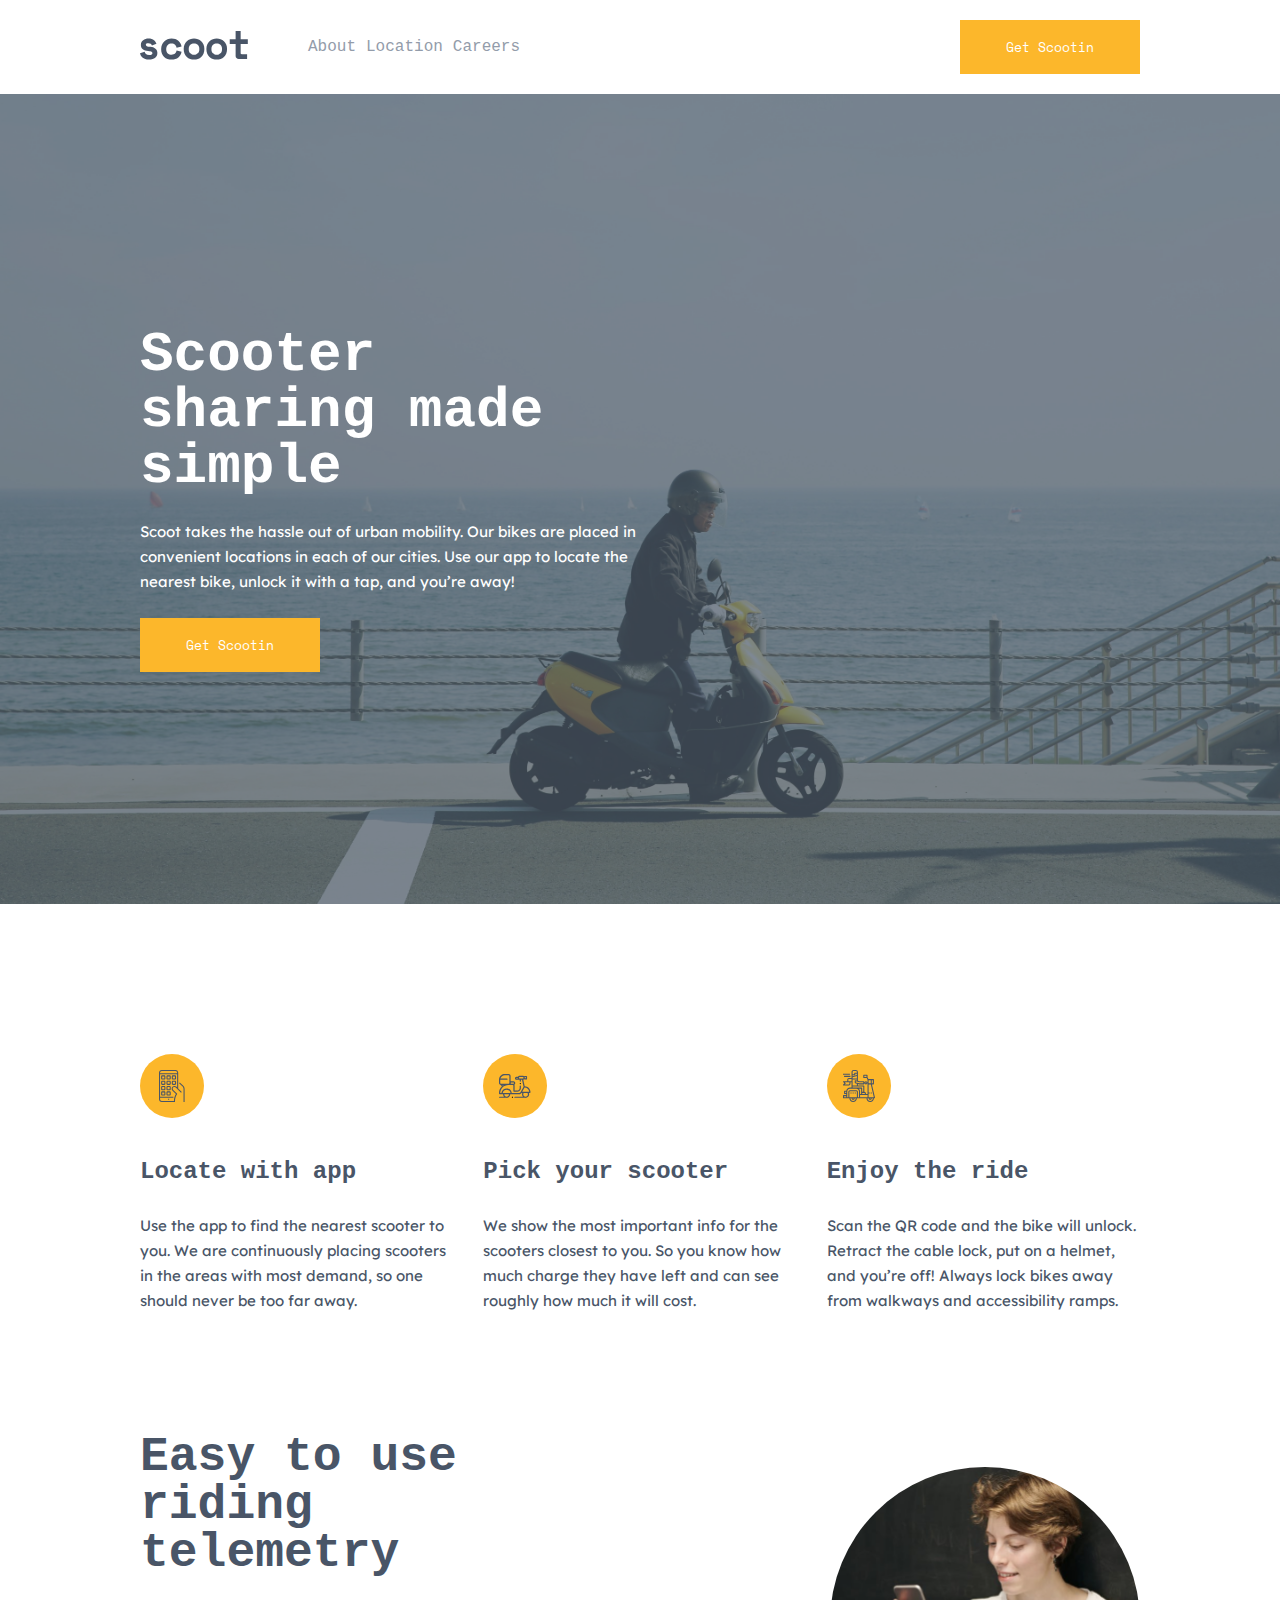
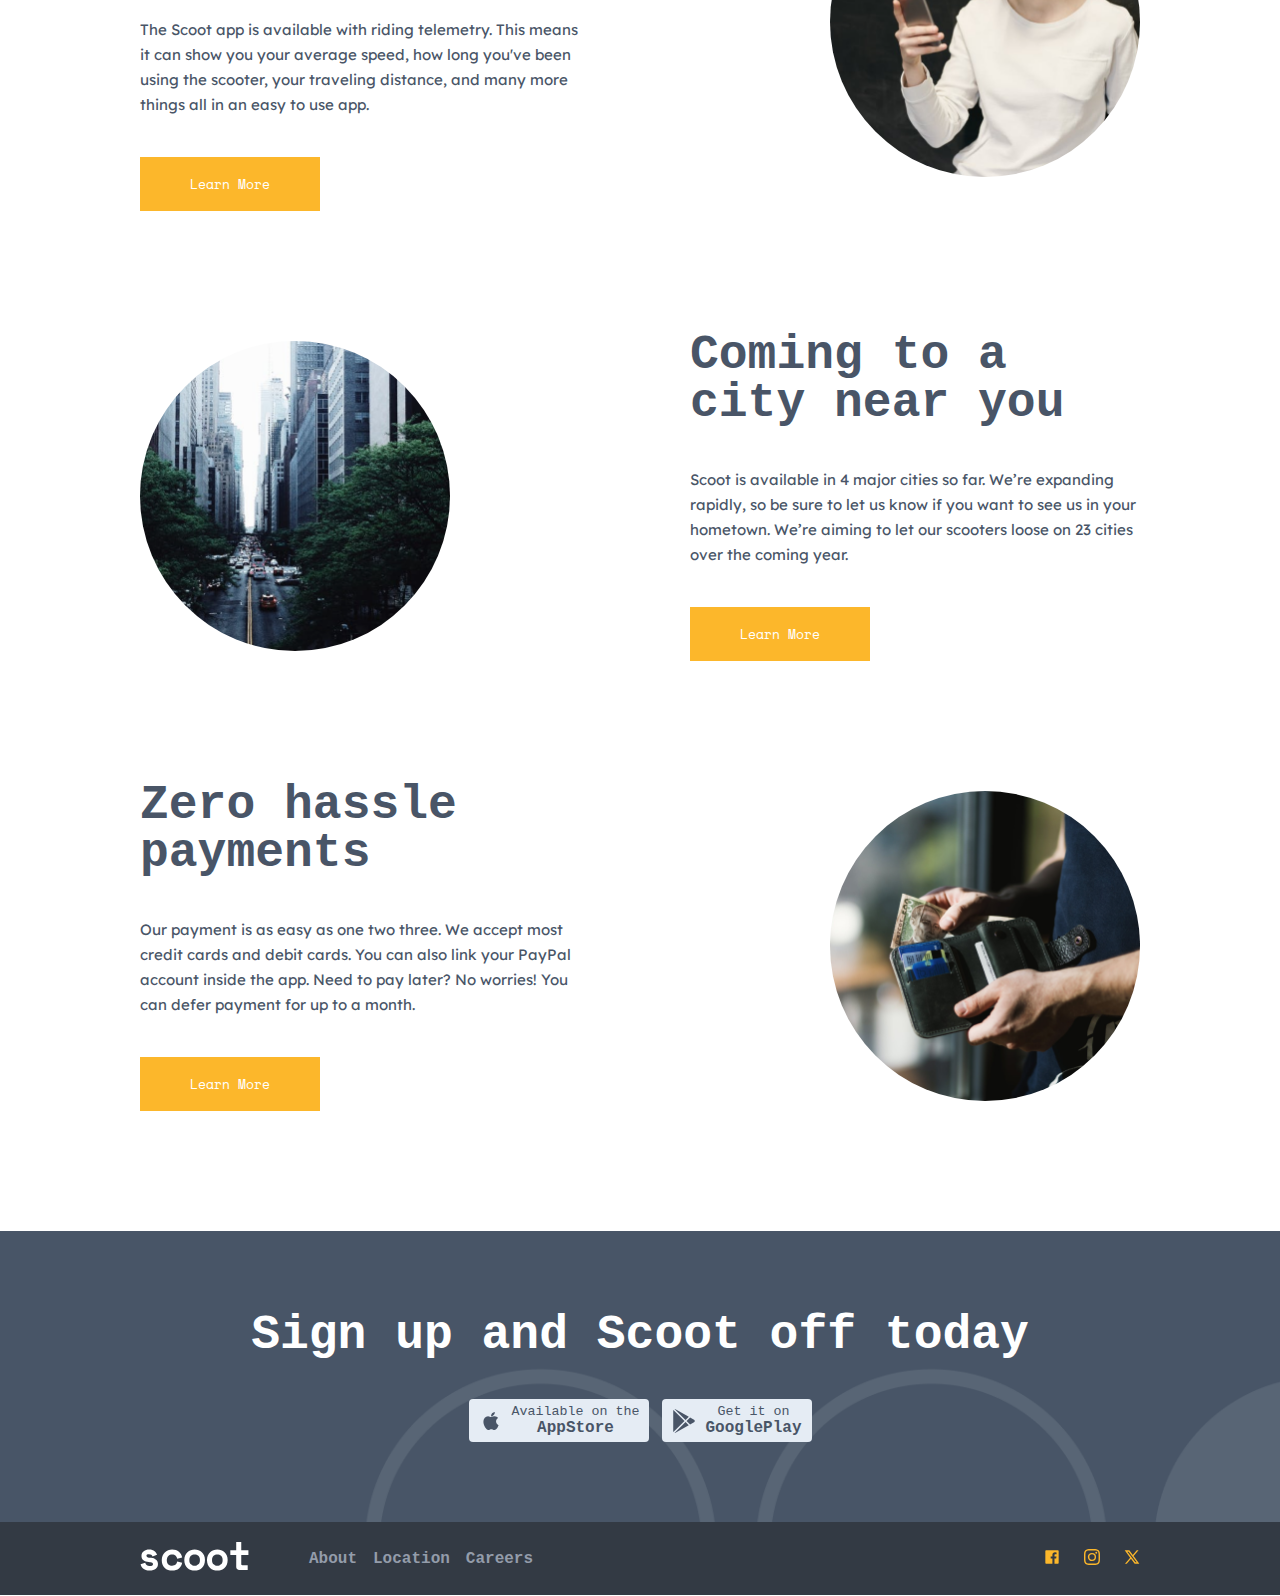
<file: index.html>
<!DOCTYPE html>
<html>

<head>
    <title> Scoot | Scooter sharing </title>
    <link rel="stylesheet" href="mystyle.css">
    <meta name="viewport" content="width=device-width, initial-scale=1.0">
</head>

<body>
    <header>
        <div class="header-wrapper">
            <button type="button" id="hamburger"><svg xmlns="http://www.w3.org/2000/svg" width="1.5em" height="1.5em"
                    viewBox="0 0 24 24">
                    <path fill="#fcb72b" d="M3 6h18v2H3zm0 5h18v2H3zm0 5h18v2H3z" />
                </svg>
            </button>
            <div class="navbar-logo-and-links">
                <div class="logo">
                    <a href="index.html" class="scoot-svg"><img src="/images/scoot.svg"></a>
                </div>
                <nav class="navbar">
                    <a href="about.html">About</a>
                    <a href="location.html">Location</a>
                    <a href="careers.html">Careers</a>
                </nav>
            </div>
            <button type="button" value="getscootin" id="headerCTA" class="cta-btn">Get Scootin</button>
        </div>
    </header>
    <section class="hero-page">
        <div class="overlay-hero-page">
            <div class="hero-page-wrapper">
                <div class="hero-page-col">
                    <h1>Scooter sharing made simple</h1>
                    <p>Scoot takes the hassle out of urban mobility. Our bikes are placed in convenient locations in
                        each of
                        our
                        cities. Use our app to locate the nearest bike, unlock it with a tap, and you’re away!</p>

                    <button type="button" value="getscootin" class="cta-btn hp">Get Scootin</button>
                </div>
            </div>
            <!-- <img class="arrow-element" src="/images/arrow.svg" alt=""></img> -->
        </div>
    </section>

    <section class="steps">
        <div class="steps-columns">
            <div class="steps-col">
                <span><img class="steps-section-svg" src="/images/step1.svg" alt="" /></span>
                <div class="steps-col-content">
                    <h4>Locate with app</h4>
                    <p>Use the app to find the nearest scooter to you. We are continuously placing scooters in the areas
                        with most demand, so one should never be too far away. </p>
                </div>
            </div>
            <div class="steps-col">
                <span><img class="steps-section-svg" src="/images/step2.svg" alt="" /></span>
                <div class="steps-col-content">
                    <h4>Pick your scooter</h4>
                    <p>We show the most important info for the scooters closest to you. So you know how much charge they
                        have left and can see roughly how much it will cost.</p>
                </div>
            </div>
            <div class="steps-col">
                <span><img class="steps-section-svg" src="/images/step3.svg" alt="" /></span>
                <div class="steps-col-content">
                    <h4>Enjoy the ride</h4>
                    <p>Scan the QR code and the bike will unlock. Retract the cable lock, put on a helmet, and you’re
                        off!
                        Always lock bikes away from walkways and accessibility ramps.</p>
                </div>
            </div>
        </div>
    </section>

    <section class="row-section">
        <div class="row-columns-image-to-right">
            <div class="row-col">
                <h2>Easy to use
                    riding telemetry</h2>
                <p>The Scoot app is available with riding telemetry. This means it can show you your average speed, how
                    long you've been using the scooter, your traveling distance, and many more things all in an easy to
                    use app.</p>
                <button type="button" value="learnmore" class="cta-btn">Learn More</button>
            </div>
            <img class="row-image" src="images/telemetry-img.png" />
        </div>
    </section>

    <section class="row-section">
        <div class="row-columns-image-to-left">
            <img class="row-image" src="images/city-img.png" />
            <div class="row-col">
                <h2>Coming to a city near you</h2>
                <p>Scoot is available in 4 major cities so far. We’re expanding rapidly, so be sure to let us know if
                    you want to see us in your hometown. We’re aiming to let our scooters loose on 23 cities over the
                    coming year.</p>
                <button type="button" value="learnmore" class="cta-btn">Learn More</button>
            </div>
        </div>
    </section>

    <section class="row-section">
        <div class="row-columns-image-to-right">
            <div class="row-col">
                <h2>Zero hassle payments</h2>
                <p>Our payment is as easy as one two three. We accept most credit cards and debit cards. You can also
                    link your PayPal account inside the app. Need to pay later? No worries! You can defer payment for up
                    to a month.</p>
                <button type="button" value="learnmore" class="cta-btn">Learn More</button>
            </div>
            <img class="row-image" src="images/payment-img.png" />
        </div>
    </section>

    <section class="sign-up-section">
        <h2>Sign up and Scoot off today</h2>
        <div class="sign-up-col">
            <div class="sign-up-option">
                <svg xmlns="http://www.w3.org/2000/svg" width="1.5em" height="1.5em" viewBox="0 0 24 24">
                    <path fill="#495567"
                        d="M17.05 20.28c-.98.95-2.05.8-3.08.35c-1.09-.46-2.09-.48-3.24 0c-1.44.62-2.2.44-3.06-.35C2.79 15.25 3.51 7.59 9.05 7.31c1.35.07 2.29.74 3.08.8c1.18-.24 2.31-.93 3.57-.84c1.51.12 2.65.72 3.4 1.8c-3.12 1.87-2.38 5.98.48 7.13c-.57 1.5-1.31 2.99-2.54 4.09zM12.03 7.25c-.15-2.23 1.66-4.07 3.74-4.25c.29 2.58-2.34 4.5-3.74 4.25" />
                </svg>
                <div class="sign-up-info">
                    <small>Available on the</small>
                    <strong>AppStore</strong>
                </div>
            </div>

            <div class="sign-up-option">
                <svg xmlns="http://www.w3.org/2000/svg" width="1.5em" height="1.5em" viewBox="0 0 24 24">
                    <path fill="#495567"
                        d="m22.018 13.298l-3.919 2.218l-3.515-3.493l3.543-3.521l3.891 2.202a1.49 1.49 0 0 1 0 2.594M1.337.924a1.5 1.5 0 0 0-.112.568v21.017c0 .217.045.419.124.6l11.155-11.087zm12.207 10.065l3.258-3.238L3.45.195a1.47 1.47 0 0 0-.946-.179zm0 2.067l-11 10.933c.298.036.612-.016.906-.183l13.324-7.54z" />
                </svg>
                <div class="sign-up-info">
                    <small>Get it on</small>
                    <strong>GooglePlay</strong>
                </div>
            </div>
        </div>
    </section>
    <footer>
        <div class="footer-wrapper">
            <div class="footer-col1">
                <a href="index.html" class="scoot-svg"><img src="/images/scoot-white.svg"></a>
                <div class="footer-links">
                    <a href="about.html">About</a>
                    <a href="location.html">Location</a>
                    <a href="careers.html">Careers</a>
                </div>
            </div>

            <ul class="footer-col2">
               <li><a href="https://www.facebook.com/"><svg xmlns="http://www.w3.org/2000/svg" width="1em" height="1em"
                        viewBox="0 0 24 24">
                        <path fill="currentColor" fill-rule="evenodd"
                            d="M15.725 22v-7.745h2.6l.389-3.018h-2.99V9.31c0-.874.243-1.47 1.497-1.47h1.598v-2.7a21.391 21.391 0 0 0-2.33-.12c-2.304 0-3.881 1.407-3.881 3.99v2.227H10v3.018h2.607V22H3.104C2.494 22 2 21.506 2 20.896V3.104C2 2.494 2.494 2 3.104 2h17.792C21.506 2 22 2.494 22 3.104v17.792c0 .61-.494 1.104-1.104 1.104z" />
                    </svg>
                </a></li>

                <li><a href="https://instagram.com/">
                    <svg xmlns="http://www.w3.org/2000/svg" width="1em" height="1em" viewBox="0 0 16 16">
                        <path fill="currentColor"
                            d="M8 0C5.829 0 5.556.01 4.703.048C3.85.088 3.269.222 2.76.42a3.9 3.9 0 0 0-1.417.923A3.9 3.9 0 0 0 .42 2.76C.222 3.268.087 3.85.048 4.7C.01 5.555 0 5.827 0 8.001c0 2.172.01 2.444.048 3.297c.04.852.174 1.433.372 1.942c.205.526.478.972.923 1.417c.444.445.89.719 1.416.923c.51.198 1.09.333 1.942.372C5.555 15.99 5.827 16 8 16s2.444-.01 3.298-.048c.851-.04 1.434-.174 1.943-.372a3.9 3.9 0 0 0 1.416-.923c.445-.445.718-.891.923-1.417c.197-.509.332-1.09.372-1.942C15.99 10.445 16 10.173 16 8s-.01-2.445-.048-3.299c-.04-.851-.175-1.433-.372-1.941a3.9 3.9 0 0 0-.923-1.417A3.9 3.9 0 0 0 13.24.42c-.51-.198-1.092-.333-1.943-.372C10.443.01 10.172 0 7.998 0zm-.717 1.442h.718c2.136 0 2.389.007 3.232.046c.78.035 1.204.166 1.486.275c.373.145.64.319.92.599s.453.546.598.92c.11.281.24.705.275 1.485c.039.843.047 1.096.047 3.231s-.008 2.389-.047 3.232c-.035.78-.166 1.203-.275 1.485a2.5 2.5 0 0 1-.599.919c-.28.28-.546.453-.92.598c-.28.11-.704.24-1.485.276c-.843.038-1.096.047-3.232.047s-2.39-.009-3.233-.047c-.78-.036-1.203-.166-1.485-.276a2.5 2.5 0 0 1-.92-.598a2.5 2.5 0 0 1-.6-.92c-.109-.281-.24-.705-.275-1.485c-.038-.843-.046-1.096-.046-3.233s.008-2.388.046-3.231c.036-.78.166-1.204.276-1.486c.145-.373.319-.64.599-.92s.546-.453.92-.598c.282-.11.705-.24 1.485-.276c.738-.034 1.024-.044 2.515-.045zm4.988 1.328a.96.96 0 1 0 0 1.92a.96.96 0 0 0 0-1.92m-4.27 1.122a4.109 4.109 0 1 0 0 8.217a4.109 4.109 0 0 0 0-8.217m0 1.441a2.667 2.667 0 1 1 0 5.334a2.667 2.667 0 0 1 0-5.334" />
                    </svg>
                </a></li>
                <li><a href="https://twitter.com/">
                    <svg xmlns="http://www.w3.org/2000/svg" width="1em" height="1em" viewBox="0 0 24 24">
                        <path fill="currentColor"
                            d="M8 2H1l8.26 11.015L1.45 22H4.1l6.388-7.349L16 22h7l-8.608-11.478L21.8 2h-2.65l-5.986 6.886zm9 18L5 4h2l12 16z" />
                    </svg>
                </a></li>
            </ul>
        </div>
    </footer>
    <script src="script.js"></script>
</body>

</html>
</file>
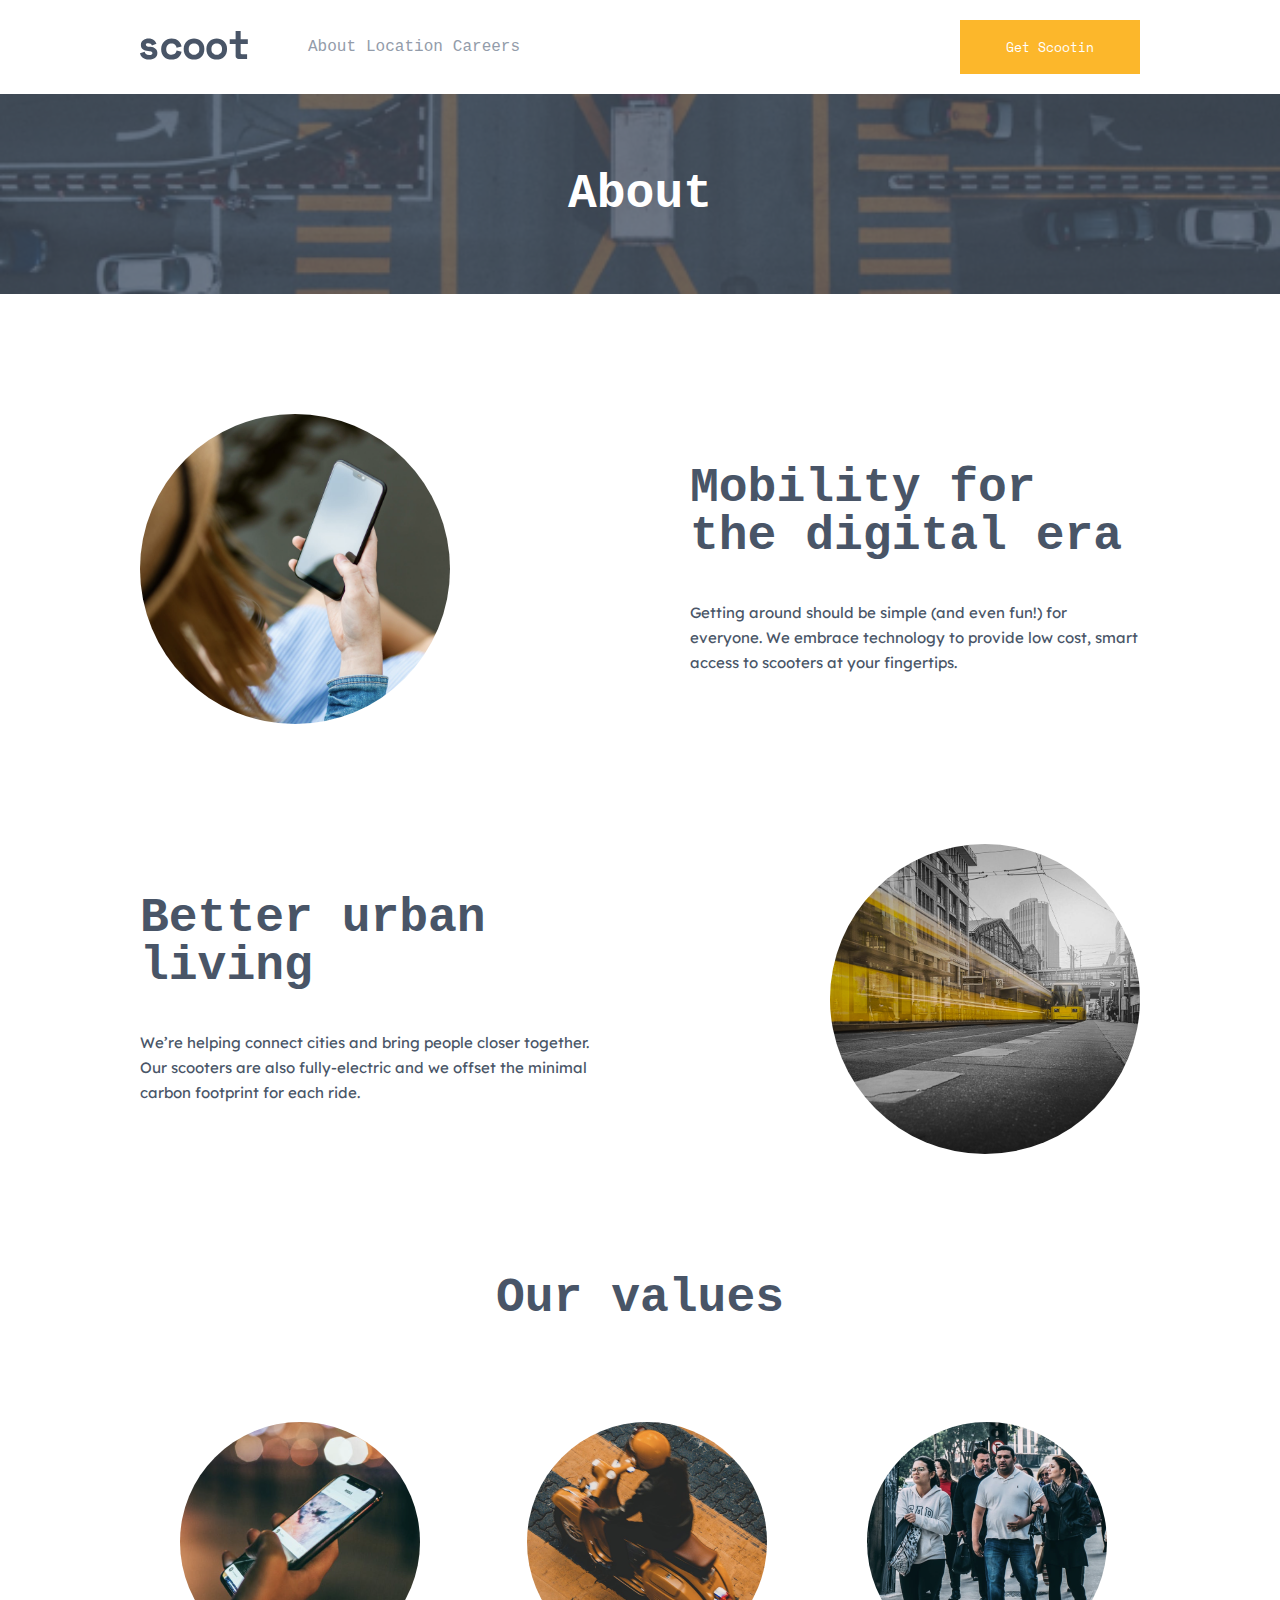
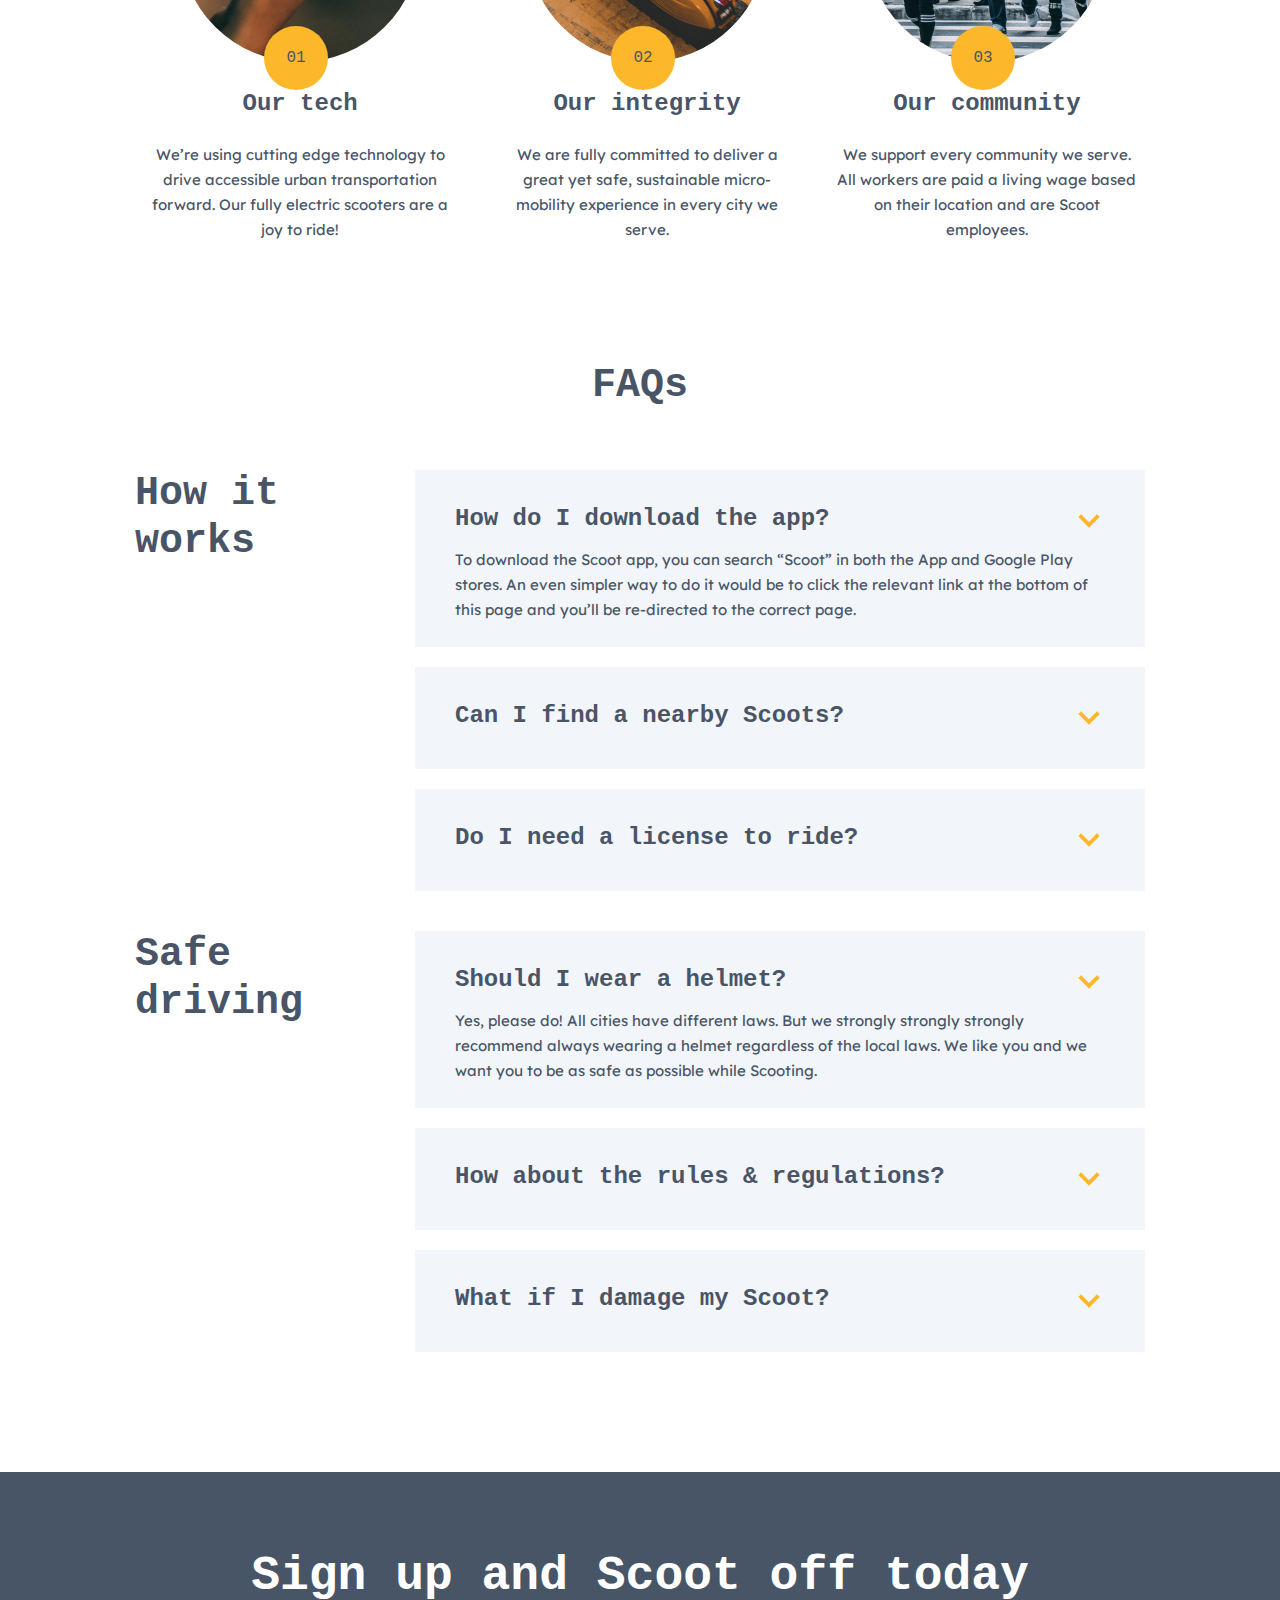
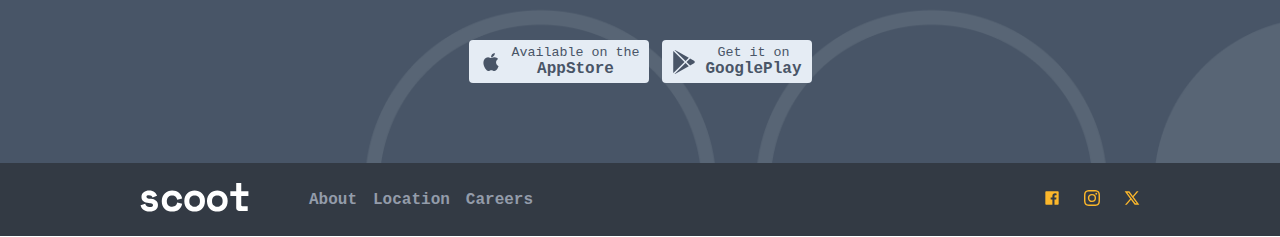
<file: about.html>
<!DOCTYPE html>
<html>

<head>
    <title> Scoot | Scooter sharing </title>
    <link rel="stylesheet" href="mystyle.css">
    <meta name="viewport" content="width=device-width, initial-scale=1.0">
</head>

<body>
    <header>
        <div class="header-wrapper">
            <button type="button" id="hamburger"><svg xmlns="http://www.w3.org/2000/svg" width="1.5em" height="1.5em"
                    viewBox="0 0 24 24">
                    <path fill="#fcb72b" d="M3 6h18v2H3zm0 5h18v2H3zm0 5h18v2H3z" />
                </svg>
            </button>
            <div class="navbar-logo-and-links">
                <div class="logo">
                    <a href="index.html" class="scoot-svg"><img src="/images/scoot.svg"></a>
                </div>
                <nav class="navbar">
                    <a href="about.html">About</a>
                    <a href="location.html">Location</a>
                    <a href="careers.html">Careers</a>
                </nav>
            </div>
            <button type="button" value="getscootin" id="headerCTA" class="cta-btn">Get Scootin</button>
        </div>
    </header> 
    <!-- about cover -->
    <div class="about-cover">
        <div class="overlay-cover-page">
            <h2>About</h2>
        </div>
    </div>

    <!--first section, mobility for the digital era -->
    <section class="row-section">
        <div class="row-columns-image-to-left">
            <img class="row-image" src="images/mobile-for-digital-era.png" />
            <div class="row-col">
                <h2>Mobility for the digital era</h2>
                <p>Getting around should be simple (and even fun!) for everyone. We embrace technology to provide low
                    cost, smart access to scooters at your fingertips.</p>
            </div>
        </div>
    </section>
    <!-- end of learn more section-->

    <!-- start of Better urban living-->
    <section class="row-section">
        <div class="row-columns-image-to-right">
            <div class="row-col">
                <h2>Better urban living</h2>
                <p>We’re helping connect cities and bring people closer together. Our scooters are also fully-electric
                    and we offset the minimal carbon footprint for each ride.</p>
            </div>
            <img class="row-image" src="images/urban.png" />
        </div>
    </section>
    <!-- end of Better urban living-->

    <!-- start of Out Values section -->
    <section class="our-values">
        <div class="our-values-wrapper">
            <h2>Our values</h2>
            <div class="our-values-columns">
                <div class="our-values-col">
                    <div class="our-values-img">
                        <img class="our-values-img" src="./images/ourtech.png" alt="" />
                        <span class="our-values-img-nr">01</span>
                    </div>
                    <h4>Our tech</h4>
                    <p>We’re using cutting edge technology to drive accessible urban transportation forward. Our fully
                        electric scooters are a joy to ride!</p>
                </div>
                <div class="our-values-col">
                    <div class="our-values-img">
                        <img class="our-values-img" src="./images/ourintegrity.png" alt="" />
                        <span class="our-values-img-nr">02</span>
                    </div>
                    <h4>Our integrity</h4>
                    <p>We are fully committed to deliver a great yet safe, sustainable micro-mobility experience in
                        every city we serve.</p>
                </div>
                <div class="our-values-col">
                    <div class="our-values-img">
                        <img class="our-values-img" src="./images/ourcommunity.png" alt="" />
                        <span class="our-values-img-nr">03</span>
                    </div>
                    <h4>Our community</h4>
                    <p>We support every community we serve. All workers are paid a living wage based on their location
                        and are Scoot employees.</p>
                </div>
            </div>
        </div>
    </section>
    <!-- end of Our Values section-->

    <!--start of FAQs section-->
    <section class="faq-section">
        <div class="faq-section-wrapper">
            <h3>FAQs</h3>
            <div class="faq-section-columns">
                <div class="faq-section-column">
                    <div class="question-category">
                        <h3>How it works</h3>
                    </div>
                    <div class="faq-questions">
                        <div class="accordion-faq">
                            <div class="accordion-faq-content">
                                <h4>How do I download the app?</h4>
                                <svg class="faq-arrow" xmlns="http://www.w3.org/2000/svg" width="2em" height="2em"
                                    viewBox="0 0 24 24">
                                    <path fill="#fcb72b" fill-rule="evenodd" d="m4 15l8-8l8 8l-2 2l-6-6l-6 6z" />
                                </svg>
                            </div>

                            <div class="faq-down-slide is-open">
                                <p>
                                    To download the Scoot app, you can search “Scoot” in both the App and Google Play
                                    stores. An even simpler way to do it would be to click the relevant link at the
                                    bottom
                                    of this page and you’ll be re-directed to the correct page.
                                </p>
                            </div>
                        </div>

                        <div class="accordion-faq">
                            <div class="accordion-faq-content">
                                <h4>Can I find a nearby Scoots?</h4>
                                <svg class="faq-arrow" xmlns="http://www.w3.org/2000/svg" width="2em" height="2em"
                                    viewBox="0 0 24 24">
                                    <path fill="#fcb72b" fill-rule="evenodd" d="m4 15l8-8l8 8l-2 2l-6-6l-6 6z" />
                                </svg>
                            </div>

                            <div class="faq-down-slide">
                                <p>
                                    Absolutely! Finding a scooter rental near you is easy. See our <a
                                        href="location.html">locations</a> to show you available scooters in your area.
                                    You'll see a map with all the closest scooters ready to be whisked away.
                                </p>
                            </div>
                        </div>

                        <div class="accordion-faq">
                            <div class="accordion-faq-content">
                                <h4>Do I need a license to ride?</h4>
                                <svg class="faq-arrow" xmlns="http://www.w3.org/2000/svg" width="2em" height="2em"
                                    viewBox="0 0 24 24">
                                    <path fill="#fcb72b" fill-rule="evenodd" d="m4 15l8-8l8 8l-2 2l-6-6l-6 6z" />
                                </svg>
                            </div>

                            <div class="faq-down-slide">
                                <p>
                                    Hit the road with confidence! In most areas, a regular driver's license is all you
                                    need to cruise around on our smaller scoots.
                                </p>
                            </div>
                        </div>
                        <!-- add more faq-->
                    </div>
                </div>

                <div class="faq-section-column">
                    <div class="question-category">
                        <h3>Safe driving</h3>
                    </div>
                    <div class="faq-questions">
                        <div class="accordion-faq">
                            <div class="accordion-faq-content">
                                <h4>Should I wear a helmet?</h4>
                                <svg class="faq-arrow" xmlns="http://www.w3.org/2000/svg" width="2em" height="2em"
                                    viewBox="0 0 24 24">
                                    <path fill="#fcb72b" fill-rule="evenodd" d="m4 15l8-8l8 8l-2 2l-6-6l-6 6z" />
                                </svg>
                            </div>

                            <div class="faq-down-slide is-open">
                                <p>
                                    Yes, please do! All cities have different laws. But we strongly strongly strongly
                                    recommend always wearing a helmet regardless of the local laws. We like you and we
                                    want you to be as safe as possible while Scooting.
                                </p>
                            </div>
                        </div>

                        <div class="accordion-faq">
                            <div class="accordion-faq-content">
                                <h4>How about the rules & regulations?</h4>
                                <svg class="faq-arrow" xmlns="http://www.w3.org/2000/svg" width="2em" height="2em"
                                    viewBox="0 0 24 24">
                                    <path fill="#fcb72b" fill-rule="evenodd" d="m4 15l8-8l8 8l-2 2l-6-6l-6 6z" />
                                </svg>
                            </div>

                            <div class="faq-down-slide">
                                <p>
                                    Scoot Safely, Scoot Smart: Local Rules of the Ride <br>
                                    Scooting is a fantastic way to explore, but it's important to follow the rules for a
                                    smooth and safe journey. While regulations can vary by city, here are some general
                                    guidelines to keep in mind: <br>

                                    Know your age limit: Most areas require riders to be at least 14 years old. <br>
                                    Gear Up: Helmets are a must! Check local laws for any additional mandatory safety
                                    gear. <br>
                                    Lights, Camera, Action!: Make sure your scooter has functioning lights for nighttime
                                    riding and low-visibility conditions. <br>
                                    Lane Love: Stick to bike lanes whenever possible. If there are no bike lanes, use
                                    roads with a speed limit of 50 km/h or less. <br>
                                </p>
                            </div>
                        </div>

                        <div class="accordion-faq">
                            <div class="accordion-faq-content">
                                <h4>What if I damage my Scoot?</h4>
                                <svg class="faq-arrow" xmlns="http://www.w3.org/2000/svg" width="2em" height="2em"
                                    viewBox="0 0 24 24">
                                    <path fill="#fcb72b" fill-rule="evenodd" d="m4 15l8-8l8 8l-2 2l-6-6l-6 6z" />
                                </svg>
                            </div>

                            <div class="faq-down-slide">
                                <p>
                                    Don't Fret About Minor Mishaps: Our Scoot Damage Policy <br>
                                    We understand that accidents can happen. If you damage a Scoot during your rental,
                                    here's what to do: <br>
                                    Contact Us ASAP: Let us know about the damage as soon as possible. You can call us
                                    directly or report it through the Scoot app. <br>
                                </p>
                            </div>
                        </div>
                        <!-- add more faq-->
                    </div>
                </div>
            </div>
        </div>
    </section>

    <!-- end of FAQs section -->
    <!-- sign up options and footer-->
    <section class="sign-up-section">
        <h2>Sign up and Scoot off today</h2>
        <div class="sign-up-col">
            <div class="sign-up-option">
                <svg xmlns="http://www.w3.org/2000/svg" width="1.5em" height="1.5em" viewBox="0 0 24 24">
                    <path fill="#495567"
                        d="M17.05 20.28c-.98.95-2.05.8-3.08.35c-1.09-.46-2.09-.48-3.24 0c-1.44.62-2.2.44-3.06-.35C2.79 15.25 3.51 7.59 9.05 7.31c1.35.07 2.29.74 3.08.8c1.18-.24 2.31-.93 3.57-.84c1.51.12 2.65.72 3.4 1.8c-3.12 1.87-2.38 5.98.48 7.13c-.57 1.5-1.31 2.99-2.54 4.09zM12.03 7.25c-.15-2.23 1.66-4.07 3.74-4.25c.29 2.58-2.34 4.5-3.74 4.25" />
                </svg>
                <div class="sign-up-info">
                    <small>Available on the</small>
                    <strong>AppStore</strong>
                </div>
            </div>

            <div class="sign-up-option">
                <svg xmlns="http://www.w3.org/2000/svg" width="1.5em" height="1.5em" viewBox="0 0 24 24">
                    <path fill="#495567"
                        d="m22.018 13.298l-3.919 2.218l-3.515-3.493l3.543-3.521l3.891 2.202a1.49 1.49 0 0 1 0 2.594M1.337.924a1.5 1.5 0 0 0-.112.568v21.017c0 .217.045.419.124.6l11.155-11.087zm12.207 10.065l3.258-3.238L3.45.195a1.47 1.47 0 0 0-.946-.179zm0 2.067l-11 10.933c.298.036.612-.016.906-.183l13.324-7.54z" />
                </svg>
                <div class="sign-up-info">
                    <small>Get it on</small>
                    <strong>GooglePlay</strong>
                </div>
            </div>
        </div>
    </section>

    <footer>
        <div class="footer-wrapper">
            <div class="footer-col1">
                <a href="index.html" class="scoot-svg"><img src="/images/scoot-white.svg"></a>
                <div class="footer-links">
                    <a href="about.html">About</a>
                    <a href="location.html">Location</a>
                    <a href="careers.html">Careers</a>
                </div>
            </div>

            <ul class="footer-col2">
               <li><a href="https://www.facebook.com/"><svg xmlns="http://www.w3.org/2000/svg" width="1em" height="1em"
                        viewBox="0 0 24 24">
                        <path fill="currentColor" fill-rule="evenodd"
                            d="M15.725 22v-7.745h2.6l.389-3.018h-2.99V9.31c0-.874.243-1.47 1.497-1.47h1.598v-2.7a21.391 21.391 0 0 0-2.33-.12c-2.304 0-3.881 1.407-3.881 3.99v2.227H10v3.018h2.607V22H3.104C2.494 22 2 21.506 2 20.896V3.104C2 2.494 2.494 2 3.104 2h17.792C21.506 2 22 2.494 22 3.104v17.792c0 .61-.494 1.104-1.104 1.104z" />
                    </svg>
                </a></li>

                <li><a href="https://instagram.com/">
                    <svg xmlns="http://www.w3.org/2000/svg" width="1em" height="1em" viewBox="0 0 16 16">
                        <path fill="currentColor"
                            d="M8 0C5.829 0 5.556.01 4.703.048C3.85.088 3.269.222 2.76.42a3.9 3.9 0 0 0-1.417.923A3.9 3.9 0 0 0 .42 2.76C.222 3.268.087 3.85.048 4.7C.01 5.555 0 5.827 0 8.001c0 2.172.01 2.444.048 3.297c.04.852.174 1.433.372 1.942c.205.526.478.972.923 1.417c.444.445.89.719 1.416.923c.51.198 1.09.333 1.942.372C5.555 15.99 5.827 16 8 16s2.444-.01 3.298-.048c.851-.04 1.434-.174 1.943-.372a3.9 3.9 0 0 0 1.416-.923c.445-.445.718-.891.923-1.417c.197-.509.332-1.09.372-1.942C15.99 10.445 16 10.173 16 8s-.01-2.445-.048-3.299c-.04-.851-.175-1.433-.372-1.941a3.9 3.9 0 0 0-.923-1.417A3.9 3.9 0 0 0 13.24.42c-.51-.198-1.092-.333-1.943-.372C10.443.01 10.172 0 7.998 0zm-.717 1.442h.718c2.136 0 2.389.007 3.232.046c.78.035 1.204.166 1.486.275c.373.145.64.319.92.599s.453.546.598.92c.11.281.24.705.275 1.485c.039.843.047 1.096.047 3.231s-.008 2.389-.047 3.232c-.035.78-.166 1.203-.275 1.485a2.5 2.5 0 0 1-.599.919c-.28.28-.546.453-.92.598c-.28.11-.704.24-1.485.276c-.843.038-1.096.047-3.232.047s-2.39-.009-3.233-.047c-.78-.036-1.203-.166-1.485-.276a2.5 2.5 0 0 1-.92-.598a2.5 2.5 0 0 1-.6-.92c-.109-.281-.24-.705-.275-1.485c-.038-.843-.046-1.096-.046-3.233s.008-2.388.046-3.231c.036-.78.166-1.204.276-1.486c.145-.373.319-.64.599-.92s.546-.453.92-.598c.282-.11.705-.24 1.485-.276c.738-.034 1.024-.044 2.515-.045zm4.988 1.328a.96.96 0 1 0 0 1.92a.96.96 0 0 0 0-1.92m-4.27 1.122a4.109 4.109 0 1 0 0 8.217a4.109 4.109 0 0 0 0-8.217m0 1.441a2.667 2.667 0 1 1 0 5.334a2.667 2.667 0 0 1 0-5.334" />
                    </svg>
                </a></li>
                <li><a href="https://twitter.com/">
                    <svg xmlns="http://www.w3.org/2000/svg" width="1em" height="1em" viewBox="0 0 24 24">
                        <path fill="currentColor"
                            d="M8 2H1l8.26 11.015L1.45 22H4.1l6.388-7.349L16 22h7l-8.608-11.478L21.8 2h-2.65l-5.986 6.886zm9 18L5 4h2l12 16z" />
                    </svg>
                </a></li>
            </ul>
        </div>
    </footer>
    <!-- end of sign up options and footer-->
    <script src="script.js"></script>

</body>

</html>
</file>
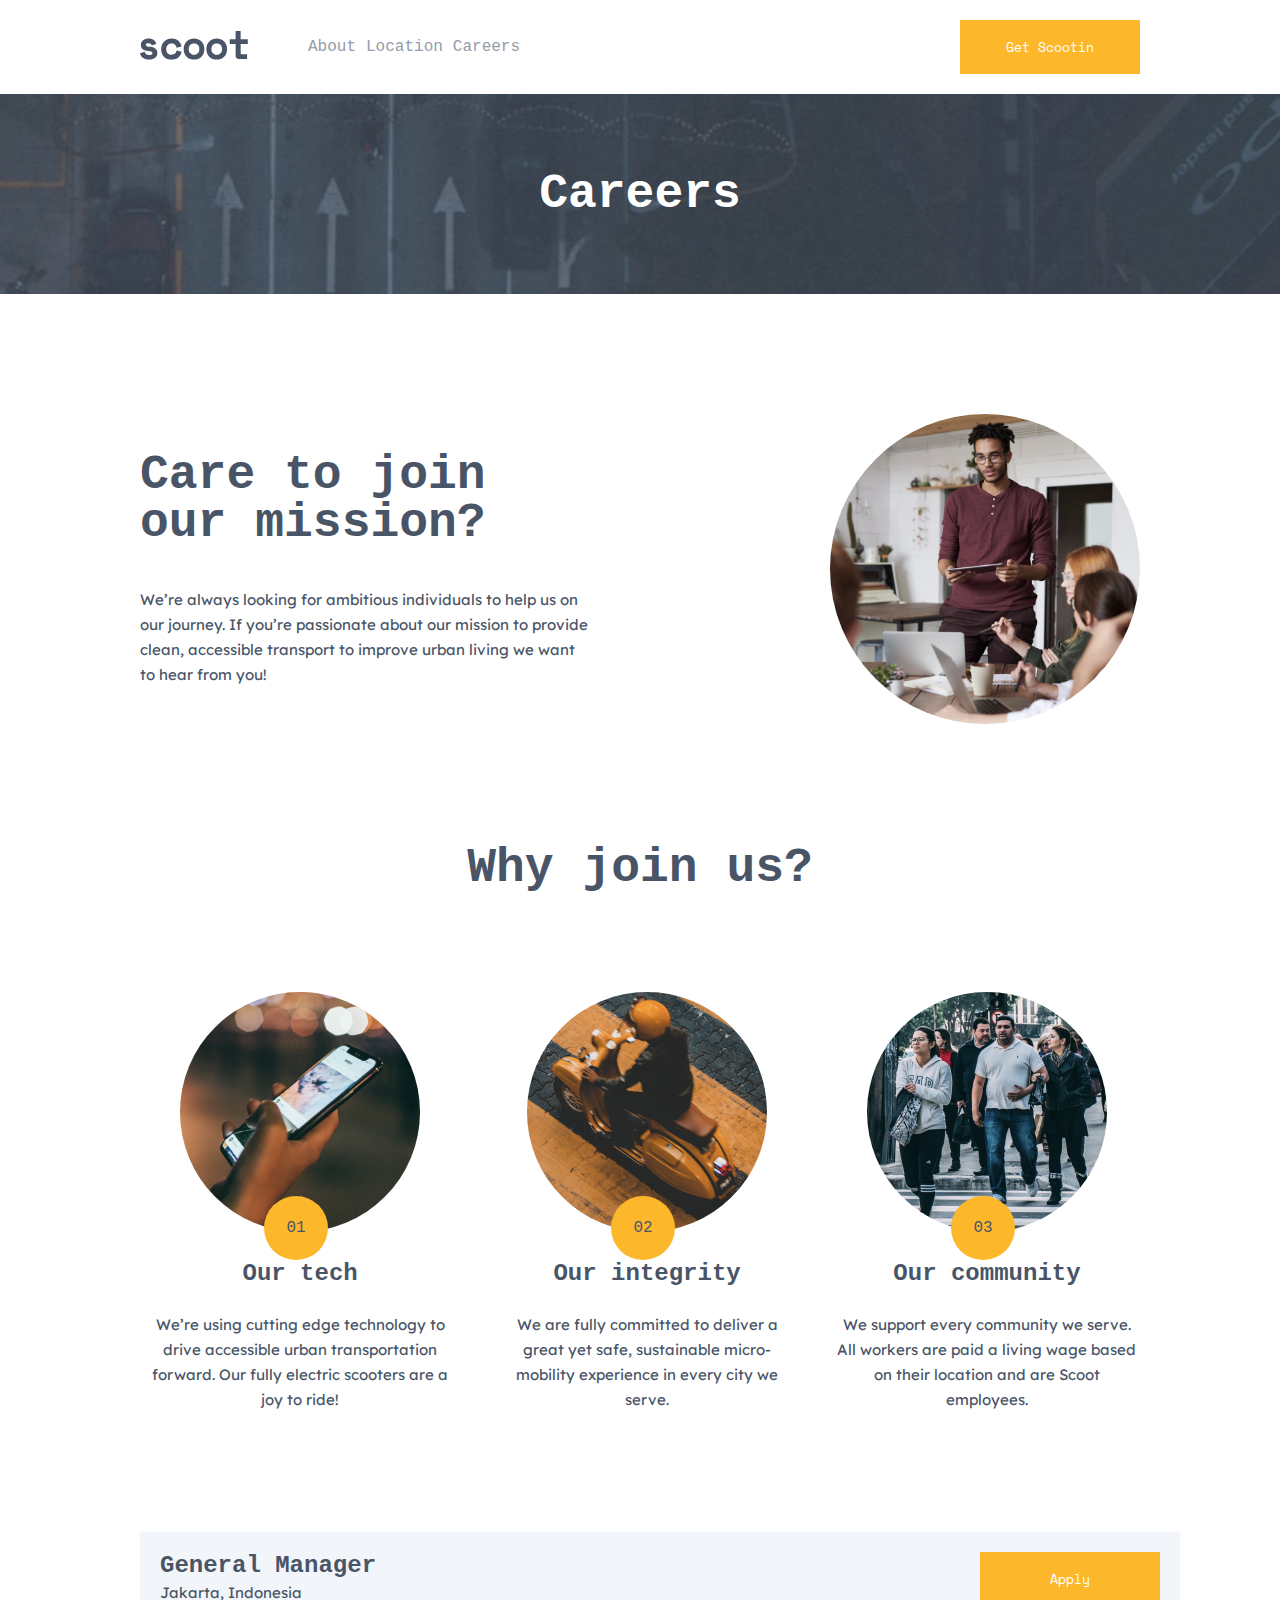
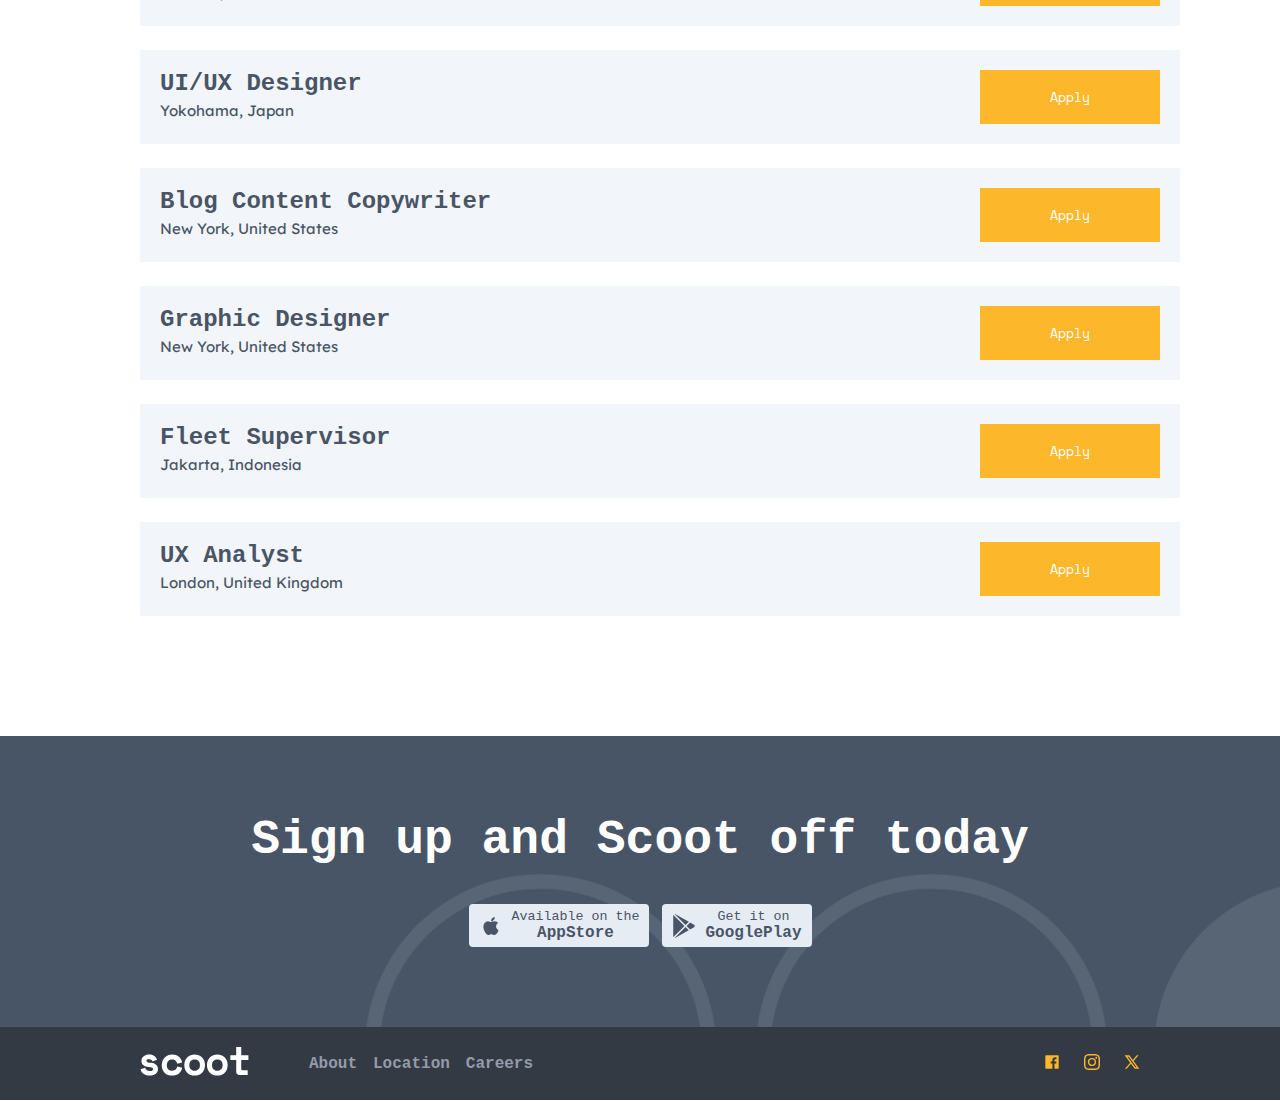
<file: careers.html>
<!DOCTYPE html>
<html>

<head>
    <title> Scoot | Careers</title>
    <link rel="stylesheet" href="mystyle.css">
    <meta name="viewport" content="width=device-width, initial-scale=1.0">
</head>

<body>
    <header>
        <div class="header-wrapper">
            <button type="button" id="hamburger"><svg xmlns="http://www.w3.org/2000/svg" width="1.5em" height="1.5em"
                    viewBox="0 0 24 24">
                    <path fill="#fcb72b" d="M3 6h18v2H3zm0 5h18v2H3zm0 5h18v2H3z" />
                </svg>
            </button>
            <div class="navbar-logo-and-links">
                <div class="logo">
                    <a href="index.html" class="scoot-svg"><img src="/images/scoot.svg"></a>
                </div>
                <nav class="navbar">
                    <a href="about.html">About</a>
                    <a href="location.html">Location</a>
                    <a href="careers.html">Careers</a>
                </nav>
            </div>
            <button type="button" value="getscootin" id="headerCTA" class="cta-btn">Get Scootin</button>
        </div>
    </header> 
    <!-- about cover -->
    <div class="location-cover">
        <div class="overlay-cover-page">
            <h2>Careers</h2>
        </div>
    </div>

    <!--first section, mobility for the digital era -->
    <section class="row-section">
        <div class="row-columns-image-to-right">
            <div class="row-col">
                <h2>Care to join our mission?</h2>
                <p>We’re always looking for ambitious individuals to help us on our journey. If you’re passionate about our mission to provide clean, accessible transport to improve urban living we want to hear from you!</p>
            </div>
            <img class="row-image" src="images/join-our-mission.png" />

        </div>
    </section>
    <!-- end of learn more section-->

    <section class="our-values">
        <div class="our-values-wrapper">
            <h2>Why join us?</h2>
            <div class="our-values-columns">
                <div class="our-values-col">
                    <div class="our-values-img">
                        <img class="our-values-img" src="./images/ourtech.png" alt="" />
                        <span class="our-values-img-nr">01</span>
                    </div>
                    <h4>Our tech</h4>
                    <p>We’re using cutting edge technology to drive accessible urban transportation forward. Our fully
                        electric scooters are a joy to ride!</p>
                </div>
                <div class="our-values-col">
                    <div class="our-values-img">
                        <img class="our-values-img" src="./images/ourintegrity.png" alt="" />
                        <span class="our-values-img-nr">02</span>
                    </div>
                    <h4>Our integrity</h4>
                    <p>We are fully committed to deliver a great yet safe, sustainable micro-mobility experience in
                        every city we serve.</p>
                </div>
                <div class="our-values-col">
                    <div class="our-values-img">
                        <img class="our-values-img" src="./images/ourcommunity.png" alt="" />
                        <span class="our-values-img-nr">03</span>
                    </div>
                    <h4>Our community</h4>
                    <p>We support every community we serve. All workers are paid a living wage based on their location
                        and are Scoot employees.</p>
                </div>
            </div>
        </div>
    </section>
    <!-- end of Our Values section-->

    <section class="careers-section">
        <div class="careers-wrapper">
            <div class="career">
                <div>
                    <h4>General Manager</h4>
                    <p>Jakarta, Indonesia</p>
                </div>
                <button type="button" value="apply" class="cta-btn">Apply</button>
            </div>
            <div class="career">
                <div>
                    <h4>UI/UX Designer</h4>
                    <p>Yokohama, Japan</p>
                </div>
                <button type="button" value="apply" class="cta-btn">Apply</button>
            </div>
            <div class="career">
                <div>
                    <h4>Blog Content Copywriter</h4>
                    <p>New York, United States</p>
                </div>
                <button type="button" value="apply" class="cta-btn">Apply</button>
            </div>
            <div class="career">
                <div>
                    <h4>Graphic Designer</h4>
                    <p>New York, United States</p>
                </div>
                <button type="button" value="apply" class="cta-btn">Apply</button>
            </div>
            <div class="career">
                <div>
                    <h4>Fleet Supervisor</h4>
                    <p>Jakarta, Indonesia</p>
                </div>
                <button type="button" value="apply" class="cta-btn">Apply</button>
            </div>

            <div class="career">
                <div>
                    <h4>UX Analyst</h4>
                    <p>London, United Kingdom</p>
                </div>
                <button type="button" value="apply" class="cta-btn">Apply</button>
            </div>
        </div>
    </section>
    <!-- sign up options and footer-->
    <section class="sign-up-section">
        <h2>Sign up and Scoot off today</h2>
        <div class="sign-up-col">
            <a href="https://www.apple.com/app-store/" target="_blank">
                <div class="sign-up-option">
                    <svg xmlns="http://www.w3.org/2000/svg" width="1.5em" height="1.5em" viewBox="0 0 24 24">
                        <path fill="#495567"
                            d="M17.05 20.28c-.98.95-2.05.8-3.08.35c-1.09-.46-2.09-.48-3.24 0c-1.44.62-2.2.44-3.06-.35C2.79 15.25 3.51 7.59 9.05 7.31c1.35.07 2.29.74 3.08.8c1.18-.24 2.31-.93 3.57-.84c1.51.12 2.65.72 3.4 1.8c-3.12 1.87-2.38 5.98.48 7.13c-.57 1.5-1.31 2.99-2.54 4.09zM12.03 7.25c-.15-2.23 1.66-4.07 3.74-4.25c.29 2.58-2.34 4.5-3.74 4.25" />
                    </svg>
                    <div class="sign-up-info">

                        <small>Available on the</small>
                        <strong>AppStore</strong>
                    </div>
                </div>
            </a>
            <a href="https://play.google.com/store/games?hl=en&pli=1" target="_blank">
                <div class="sign-up-option">
                    <svg xmlns="http://www.w3.org/2000/svg" width="1.5em" height="1.5em" viewBox="0 0 24 24">
                        <path fill="#495567"
                            d="m22.018 13.298l-3.919 2.218l-3.515-3.493l3.543-3.521l3.891 2.202a1.49 1.49 0 0 1 0 2.594M1.337.924a1.5 1.5 0 0 0-.112.568v21.017c0 .217.045.419.124.6l11.155-11.087zm12.207 10.065l3.258-3.238L3.45.195a1.47 1.47 0 0 0-.946-.179zm0 2.067l-11 10.933c.298.036.612-.016.906-.183l13.324-7.54z" />
                    </svg>
                    <div class="sign-up-info">
                        <small>Get it on</small>
                        <strong>GooglePlay</strong>
                    </div>
                </div>
            </a>
        </div>
    </section>
    <footer>
        <div class="footer-wrapper">
            <div class="footer-col1">
                <a href="index.html" class="scoot-svg"><img src="/images/scoot-white.svg"></a>
                <div class="footer-links">
                    <a href="about.html">About</a>
                    <a href="location.html">Location</a>
                    <a href="careers.html">Careers</a>
                </div>
            </div>

            <ul class="footer-col2">
               <li><a href="https://www.facebook.com/"><svg xmlns="http://www.w3.org/2000/svg" width="1em" height="1em"
                        viewBox="0 0 24 24">
                        <path fill="currentColor" fill-rule="evenodd"
                            d="M15.725 22v-7.745h2.6l.389-3.018h-2.99V9.31c0-.874.243-1.47 1.497-1.47h1.598v-2.7a21.391 21.391 0 0 0-2.33-.12c-2.304 0-3.881 1.407-3.881 3.99v2.227H10v3.018h2.607V22H3.104C2.494 22 2 21.506 2 20.896V3.104C2 2.494 2.494 2 3.104 2h17.792C21.506 2 22 2.494 22 3.104v17.792c0 .61-.494 1.104-1.104 1.104z" />
                    </svg>
                </a></li>

                <li><a href="https://instagram.com/">
                    <svg xmlns="http://www.w3.org/2000/svg" width="1em" height="1em" viewBox="0 0 16 16">
                        <path fill="currentColor"
                            d="M8 0C5.829 0 5.556.01 4.703.048C3.85.088 3.269.222 2.76.42a3.9 3.9 0 0 0-1.417.923A3.9 3.9 0 0 0 .42 2.76C.222 3.268.087 3.85.048 4.7C.01 5.555 0 5.827 0 8.001c0 2.172.01 2.444.048 3.297c.04.852.174 1.433.372 1.942c.205.526.478.972.923 1.417c.444.445.89.719 1.416.923c.51.198 1.09.333 1.942.372C5.555 15.99 5.827 16 8 16s2.444-.01 3.298-.048c.851-.04 1.434-.174 1.943-.372a3.9 3.9 0 0 0 1.416-.923c.445-.445.718-.891.923-1.417c.197-.509.332-1.09.372-1.942C15.99 10.445 16 10.173 16 8s-.01-2.445-.048-3.299c-.04-.851-.175-1.433-.372-1.941a3.9 3.9 0 0 0-.923-1.417A3.9 3.9 0 0 0 13.24.42c-.51-.198-1.092-.333-1.943-.372C10.443.01 10.172 0 7.998 0zm-.717 1.442h.718c2.136 0 2.389.007 3.232.046c.78.035 1.204.166 1.486.275c.373.145.64.319.92.599s.453.546.598.92c.11.281.24.705.275 1.485c.039.843.047 1.096.047 3.231s-.008 2.389-.047 3.232c-.035.78-.166 1.203-.275 1.485a2.5 2.5 0 0 1-.599.919c-.28.28-.546.453-.92.598c-.28.11-.704.24-1.485.276c-.843.038-1.096.047-3.232.047s-2.39-.009-3.233-.047c-.78-.036-1.203-.166-1.485-.276a2.5 2.5 0 0 1-.92-.598a2.5 2.5 0 0 1-.6-.92c-.109-.281-.24-.705-.275-1.485c-.038-.843-.046-1.096-.046-3.233s.008-2.388.046-3.231c.036-.78.166-1.204.276-1.486c.145-.373.319-.64.599-.92s.546-.453.92-.598c.282-.11.705-.24 1.485-.276c.738-.034 1.024-.044 2.515-.045zm4.988 1.328a.96.96 0 1 0 0 1.92a.96.96 0 0 0 0-1.92m-4.27 1.122a4.109 4.109 0 1 0 0 8.217a4.109 4.109 0 0 0 0-8.217m0 1.441a2.667 2.667 0 1 1 0 5.334a2.667 2.667 0 0 1 0-5.334" />
                    </svg>
                </a></li>
                <li><a href="https://twitter.com/">
                    <svg xmlns="http://www.w3.org/2000/svg" width="1em" height="1em" viewBox="0 0 24 24">
                        <path fill="currentColor"
                            d="M8 2H1l8.26 11.015L1.45 22H4.1l6.388-7.349L16 22h7l-8.608-11.478L21.8 2h-2.65l-5.986 6.886zm9 18L5 4h2l12 16z" />
                    </svg>
                </a></li>
            </ul>
        </div>
    </footer>
    <!-- end of sign up options and footer-->
    <script src="script.js"></script>
</body>
</html>
</file>
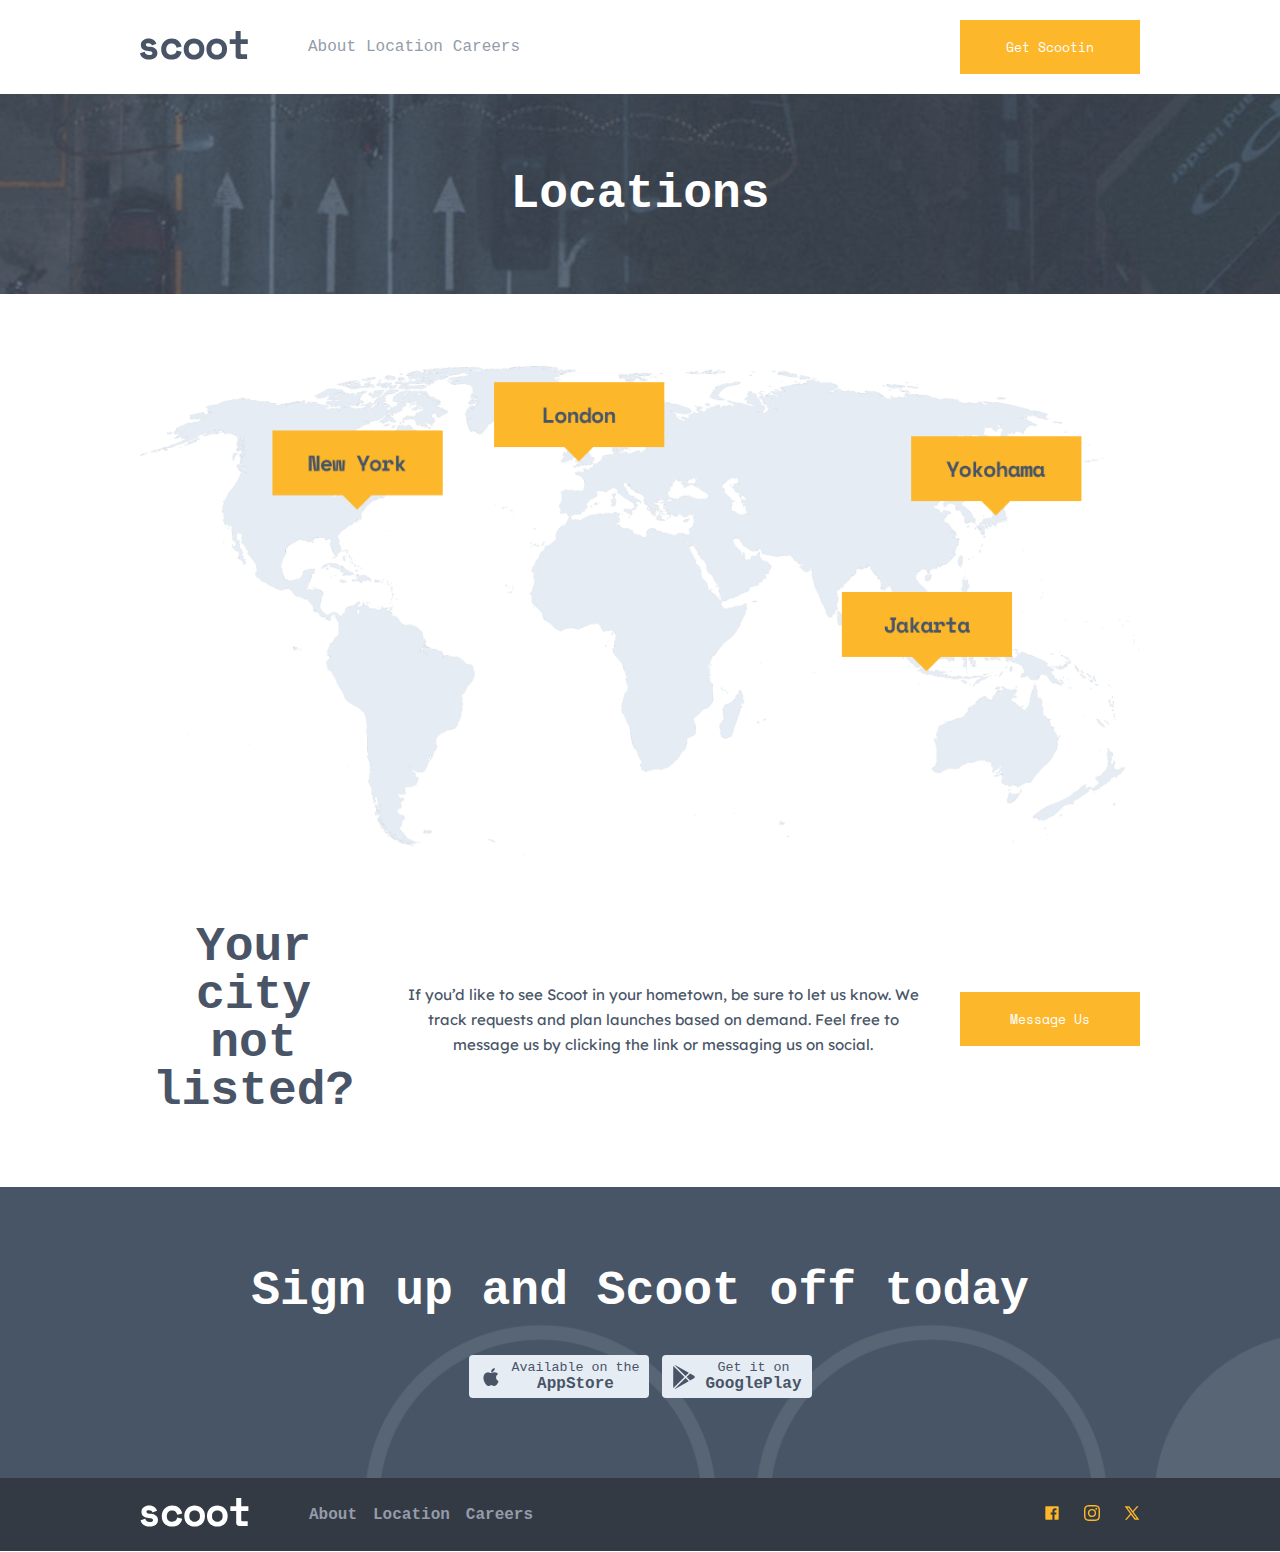
<file: location.html>
<!DOCTYPE html>
<html>
<head>
    <title>Locations | Scoot</title>
    <link rel="stylesheet" href="mystyle.css">
    <meta name="viewport" content="width=device-width, initial-scale=1.0">
</head>
<body>
    <header>
        <div class="header-wrapper">
            <button type="button" id="hamburger"><svg xmlns="http://www.w3.org/2000/svg" width="1.5em" height="1.5em"
                    viewBox="0 0 24 24">
                    <path fill="#fcb72b" d="M3 6h18v2H3zm0 5h18v2H3zm0 5h18v2H3z" />
                </svg>
            </button>
            <div class="navbar-logo-and-links">
                <div class="logo">
                    <a href="index.html" class="scoot-svg"><img src="/images/scoot.svg"></a>
                </div>
                <nav class="navbar">
                    <a href="about.html">About</a>
                    <a href="location.html">Location</a>
                    <a href="careers.html">Careers</a>
                </nav>
            </div>
            <button type="button" value="getscootin" id="headerCTA" class="cta-btn">Get Scootin</button>
        </div>
    </header> 
    <!-- about cover -->
      <div class="location-cover">
        <div class="overlay-cover-page">
            <h2>Locations</h2>
        </div>
    </div>
    <!--locations -->
    <section class="locations-section">
        <div class="locations-wrapper">
            <div>
                <img class="locations-img" src="/images/locations.png" alt="locations">
            </div>
            <div class="locations-cta">
                <h2>Your city not listed?</h2>
                <p class="locations-paragraph">If you’d like to see Scoot in your hometown, be sure to let us know. We track requests and plan
                    launches based on demand. Feel free to message us by clicking the link or messaging us on social.
                </p>
                <button type="button" value="messageus" class="cta-btn locations-page">Message Us</button>
            </div>
        </div>

        <!-- contact modal -->
       <div class="message-us-overlay">
        <div class="message-us-modal">
            <button type="button" id="closeModal"><svg xmlns="http://www.w3.org/2000/svg" width="2em" height="2em" viewBox="0 0 24 24"><path fill="currentColor" d="m6.4 18.308l-.708-.708l5.6-5.6l-5.6-5.6l.708-.708l5.6 5.6l5.6-5.6l.708.708l-5.6 5.6l5.6 5.6l-.708.708l-5.6-5.6z"/></svg></button>
            <h2>Message us</h2>
            <label for="email">
                <input type="email" id="email" name="email" placeholder="Enter your email">
            </label>
            <label for="userMessage">
                <textarea id="userMessage" name="textarea" rows="4" cols="50" placeholder="Enter your message"></textarea>
            </label>
            <button type="submit" value="submit" id="submitbtn" class="cta-btn">Submit</button>
        </div>
    </div>
        <!-- end of contact modal-->
    </section>
    

    <!-- end of locations -->
   <!-- sign up options and footer-->
   <section class="sign-up-section">
    <h2>Sign up and Scoot off today</h2>
    <div class="sign-up-col">
        <div class="sign-up-option">
            <svg xmlns="http://www.w3.org/2000/svg" width="1.5em" height="1.5em" viewBox="0 0 24 24">
                <path fill="#495567"
                    d="M17.05 20.28c-.98.95-2.05.8-3.08.35c-1.09-.46-2.09-.48-3.24 0c-1.44.62-2.2.44-3.06-.35C2.79 15.25 3.51 7.59 9.05 7.31c1.35.07 2.29.74 3.08.8c1.18-.24 2.31-.93 3.57-.84c1.51.12 2.65.72 3.4 1.8c-3.12 1.87-2.38 5.98.48 7.13c-.57 1.5-1.31 2.99-2.54 4.09zM12.03 7.25c-.15-2.23 1.66-4.07 3.74-4.25c.29 2.58-2.34 4.5-3.74 4.25" />
            </svg>
            <div class="sign-up-info">
                <small>Available on the</small>
                <strong>AppStore</strong>
            </div>
        </div>

        <div class="sign-up-option">
            <svg xmlns="http://www.w3.org/2000/svg" width="1.5em" height="1.5em" viewBox="0 0 24 24">
                <path fill="#495567"
                    d="m22.018 13.298l-3.919 2.218l-3.515-3.493l3.543-3.521l3.891 2.202a1.49 1.49 0 0 1 0 2.594M1.337.924a1.5 1.5 0 0 0-.112.568v21.017c0 .217.045.419.124.6l11.155-11.087zm12.207 10.065l3.258-3.238L3.45.195a1.47 1.47 0 0 0-.946-.179zm0 2.067l-11 10.933c.298.036.612-.016.906-.183l13.324-7.54z" />
            </svg>
            <div class="sign-up-info">
                <small>Get it on</small>
                <strong>GooglePlay</strong>
            </div>
        </div>
    </div>
</section>

<footer>
    <div class="footer-wrapper">
        <div class="footer-col1">
            <a href="index.html" class="scoot-svg"><img src="/images/scoot-white.svg"></a>
            <div class="footer-links">
                <a href="about.html">About</a>
                <a href="location.html">Location</a>
                <a href="careers.html">Careers</a>
            </div>
        </div>

        <ul class="footer-col2">
           <li><a href="https://www.facebook.com/"><svg xmlns="http://www.w3.org/2000/svg" width="1em" height="1em"
                    viewBox="0 0 24 24">
                    <path fill="currentColor" fill-rule="evenodd"
                        d="M15.725 22v-7.745h2.6l.389-3.018h-2.99V9.31c0-.874.243-1.47 1.497-1.47h1.598v-2.7a21.391 21.391 0 0 0-2.33-.12c-2.304 0-3.881 1.407-3.881 3.99v2.227H10v3.018h2.607V22H3.104C2.494 22 2 21.506 2 20.896V3.104C2 2.494 2.494 2 3.104 2h17.792C21.506 2 22 2.494 22 3.104v17.792c0 .61-.494 1.104-1.104 1.104z" />
                </svg>
            </a></li>

            <li><a href="https://instagram.com/">
                <svg xmlns="http://www.w3.org/2000/svg" width="1em" height="1em" viewBox="0 0 16 16">
                    <path fill="currentColor"
                        d="M8 0C5.829 0 5.556.01 4.703.048C3.85.088 3.269.222 2.76.42a3.9 3.9 0 0 0-1.417.923A3.9 3.9 0 0 0 .42 2.76C.222 3.268.087 3.85.048 4.7C.01 5.555 0 5.827 0 8.001c0 2.172.01 2.444.048 3.297c.04.852.174 1.433.372 1.942c.205.526.478.972.923 1.417c.444.445.89.719 1.416.923c.51.198 1.09.333 1.942.372C5.555 15.99 5.827 16 8 16s2.444-.01 3.298-.048c.851-.04 1.434-.174 1.943-.372a3.9 3.9 0 0 0 1.416-.923c.445-.445.718-.891.923-1.417c.197-.509.332-1.09.372-1.942C15.99 10.445 16 10.173 16 8s-.01-2.445-.048-3.299c-.04-.851-.175-1.433-.372-1.941a3.9 3.9 0 0 0-.923-1.417A3.9 3.9 0 0 0 13.24.42c-.51-.198-1.092-.333-1.943-.372C10.443.01 10.172 0 7.998 0zm-.717 1.442h.718c2.136 0 2.389.007 3.232.046c.78.035 1.204.166 1.486.275c.373.145.64.319.92.599s.453.546.598.92c.11.281.24.705.275 1.485c.039.843.047 1.096.047 3.231s-.008 2.389-.047 3.232c-.035.78-.166 1.203-.275 1.485a2.5 2.5 0 0 1-.599.919c-.28.28-.546.453-.92.598c-.28.11-.704.24-1.485.276c-.843.038-1.096.047-3.232.047s-2.39-.009-3.233-.047c-.78-.036-1.203-.166-1.485-.276a2.5 2.5 0 0 1-.92-.598a2.5 2.5 0 0 1-.6-.92c-.109-.281-.24-.705-.275-1.485c-.038-.843-.046-1.096-.046-3.233s.008-2.388.046-3.231c.036-.78.166-1.204.276-1.486c.145-.373.319-.64.599-.92s.546-.453.92-.598c.282-.11.705-.24 1.485-.276c.738-.034 1.024-.044 2.515-.045zm4.988 1.328a.96.96 0 1 0 0 1.92a.96.96 0 0 0 0-1.92m-4.27 1.122a4.109 4.109 0 1 0 0 8.217a4.109 4.109 0 0 0 0-8.217m0 1.441a2.667 2.667 0 1 1 0 5.334a2.667 2.667 0 0 1 0-5.334" />
                </svg>
            </a></li>
            <li><a href="https://twitter.com/">
                <svg xmlns="http://www.w3.org/2000/svg" width="1em" height="1em" viewBox="0 0 24 24">
                    <path fill="currentColor"
                        d="M8 2H1l8.26 11.015L1.45 22H4.1l6.388-7.349L16 22h7l-8.608-11.478L21.8 2h-2.65l-5.986 6.886zm9 18L5 4h2l12 16z" />
                </svg>
            </a></li>
        </ul>
    </div>
</footer>
<!-- end of sign up options and footer-->
<script src="script.js"></script>
</body>
</html>
</file>
<file: mystyle.css>
@import url('https://fonts.googleapis.com/css2?family=Space+Mono:ital,wght@0,400;0,700;1,400;1,700&display=swap');
@import url('https://fonts.googleapis.com/css2?family=Lexend+Deca:wght@100..900&family=Space+Mono:ital,wght@0,400;0,700;1,400;1,700&display=swap');
/* 450px for columns  and probably 1200/1400px max width for sections*/
* {
    margin: 0px;
    padding: 0px;
}

html {}

body {}

h1 {
    font-size: 3.5rem;
    letter-spacing: -2.5;
    line-height: 56px;
    font-family: "Space Mono Bold", monospace;
    color: #495567;

}

h2 {
    font-size: 3rem;
    line-height: 48px;
    letter-spacing: -2.14;
    font-family: "Space Mono Bold", monospace;
    color: #495567;

}

h3 {
    font-size: 2.5rem;
    line-height: 48px;
    letter-spacing: -1.79;
    font-family: "Space Mono Bold", monospace;
    color: #495567;
}

h4 {
    font-size: 1.5rem;
    line-height: 28px;
    letter-spacing: -1.07;
    color: #495567;
    font-family: "Space Mono Bold", monospace;
}

p {
    font-size: 15px;
    line-height: 25px;
    color: #495567;
    font-family: "Lexend Deca", sans-serif;
}

small,
strong {
    font-family: "Space Mono Bold", monospace;
    color: #495567;
    text-align: center;
}

header {
    position: sticky;
    top: 0%;
    z-index: 999;
    background-color: #fff;
    width: 100%;
    padding: 20px 0px;
}

.header-wrapper {
    display: flex;
    align-items: first baseline;
    max-width: 1200px;
    padding: 0px 20px;
}

a {
    text-decoration: none;
}

.navbar {
    max-height: 0px;
    display: flex;
    flex-direction: column;
    align-items: center;
    gap: 10px;
    transition: max-height 0.5s ease-in-out;
}
.navbar a {
    color: #939CAA;
    font-family: "Space Mono Bold", monospace;
}
.navbar a:hover {
    color: #FCB72B;
    transition: color 0.2s ease-in-out;
}
.navbar.is-open {
    max-height: 150px;
}
.navbar-logo-and-links {
    display: flex;
    flex-direction: column;
    justify-content: center;
    align-items: center;
    flex-grow: 1;
    gap: 20px;
    max-height: 150px;
    transition: max-height 0.4s ease-in-out;
    overflow: hidden;
}

#hamburger {
    background-color: #fff;
    cursor: pointer;
    border: 0px;
}
#headerCTA {
    display: none;
}
.cta-btn {
    background-color: #FCB72B;
    padding: 16px 32px;
    color: #fff;
    border: 0px;
    font-family: "Space Mono", monospace;
    border: 1px solid #FCB72B;
}

.cta-btn:hover {
    color: #FCB72B;
    background-color: #fff;
    transition: 0.4s;
    cursor: pointer;
}

.cta-btn.hp:hover {
    background-color: transparent;
}

/* hero page style */
.hero-page {
    height: 90vh;
    background-repeat: no-repeat;
    background-size: cover;
    background-position: center center;
    background-image: url("/images/landingpage-image.jpg");
}

.overlay-hero-page {
    background-color: rgba(73, 85, 103, 0.7);
    height: 90vh;
    display: flex;
    justify-content: center;
    align-items: center;
}

.hero-page-wrapper * {
    color: #fff;
}

.hero-page-wrapper {
    max-width: 310px;
    display: flex;
    gap: 24px;
    justify-content: center;
    align-items: center;
    text-align: center;
}
.hero-page-col {
    display: flex;
    flex-direction: column;
    justify-content: center;
    align-items: center;
    gap: 24px;
}
.arrow-element {
    position: absolute;
    right: 70%;
    bottom: 0%;
    width: 1000px;
    height: 600px;
}

/* steps section */
.steps {
    margin-top: 150px;
    display: flex;
    justify-content: center;
}

.steps-columns {
    display: flex;
    flex-direction: column;
    gap: 48px;
}

.steps-col {
    display: flex;
    flex-direction: column;
    align-items: center;
    max-width: 310px;
    gap: 48px;
}

.steps-col-content {
    display: flex;
    flex-direction: column;
    align-items: center;
    text-align: center;
    gap: 27px;
}

.steps-col span {
    width: 1rem;
    height: 1rem;
    background-color: #FCB72B;
    padding: 24px;
    border-radius: 50%;
    display: flex;
    align-items: center;
    justify-content: center;
}

.steps-section-svg {
    width: 2em;
    height: 2em;
}

/* TELEMETRY SECTION STYLE */
.row-image {
    border-radius: 50%;
    margin-bottom: 56px;
    align-items: center;
    max-width: 310px;
    height: auto;
}
.row-section {
    margin: 120px 0px;
    display: flex;
    justify-content: center;
}

.row-columns-image-to-right {
    display: flex;
    justify-content: center;
    gap: 55px;
    flex-direction: column-reverse;
    align-items: center;
}

.row-columns-image-to-left {
    display: flex;
    justify-content: center;
    gap: 55px;
    align-items: center;
    flex-direction: column;
    margin: 0px 15px;
}

.row-col {
    display: flex;
    flex-direction: column;
    align-items: center;
    text-align: center;
    gap: 40px;
    max-width: 310px;
}


/* sign up section */
.sign-up-section {
    background-image: url("./images/Mask.png");
    background-repeat: no-repeat;
    background-size: cover;
    background-position: 55%;
    color: #fff;
    padding: 80px 0px;
    display: flex;
    flex-direction: column;
    justify-content: center;
    align-items: center;
    gap: 40px;
}
.sign-up-section h2 {
    color: #fff;
    text-align: center;
}
.sign-up-col {
    display: flex;
    flex-direction: column;
    gap: 13px;
}
.sign-up-option {
    display: flex;
    background-color: #E5ECF4;
    border-radius: 4px;
    padding: 5px 10px;
    justify-content: center;
    align-items: center;
    gap: 9px;
    color: #495567;
    max-width: 180px;
    cursor: pointer;
}
.sign-up-info {
    display: flex;
    flex-direction: column;
}
footer {
    background-color: #333A44;
    padding: 20px;
    display: flex;
    justify-content: center;
}
.footer-wrapper {
    display: flex;
    flex-direction: column;
    align-items: center;
    justify-content: space-between;
    gap: 85px;
    flex-grow: 1;
}
.footer-col1 {
    display: flex;
    flex-direction: column;
    justify-content: center;
    align-items: center;
    gap: 40px;
}
.footer-links {
    display: flex;
    flex-direction: column;
    align-items: center;
    gap: 16px;
}
.footer-links a {
    color: #939CAA;
    font-family: "Space Mono Bold", monospace;
    text-decoration: none;
    font-weight: 600;
}
.footer-links a:hover {
    color: #FCB72B;
}
.footer-col2 {
    display: flex;
    justify-content: center;
    align-items: center;
    list-style-type: none;
    gap: 24px;
}
.footer-col2 svg {
    color: #FCB72B;
}
.footer-col2 *:hover {
    cursor: pointer;
    color: #fff;
}
/* ABOUT PAGE STYLE */
.about-cover {
    background: url("./images/bg-about.png") no-repeat;
    color: #fff;
    height: 200px;
    background-size: cover;
    background-position: center center;
}
.overlay-cover-page {
    background-color: rgba(73, 85, 103, 0.7);
    display: flex;
    flex-direction: column;
    justify-content: center;
    align-items: center;
    min-height: 100%;
}
.overlay-cover-page h2 {
    color: #fff;
}
/* our values style */
.our-values {
    margin-top: 120px;
}

.our-values-wrapper {
    display: flex;
    flex-direction: column;
    align-items: center;
    justify-content: center;
    gap: 100px;
}

.our-values-columns {
    display: flex;
    flex-direction: column;
    gap: 48px;
}

.our-values-col {
    display: flex;
    flex-direction: column;
    align-items: center;
    text-align: center;
    gap: 24px;
    max-width: 310px;
}

.our-values-col span {
    width: 1rem;
    height: 1rem;
    background-color: #FCB72B;
    padding: 24px;
    border-radius: 50%;
    display: flex;
    align-items: center;
    justify-content: center;
}

.our-values-section-svg {
    width: 2em;
    height: 2em;
}


/* faq section style */
.faq-section {
    margin: 120px 0px;
    display: flex;
    justify-content: center;
    align-items: center;
}

.faq-section-wrapper {
    display: flex;
    flex-direction: column;
    align-items: center;
    gap: 60px;
    max-width: 310px;
}

.faq-section-columns {
    display: flex;
    flex-direction: column;
    justify-content: center;
    gap: 40px;
    align-items: center;
}

.faq-section-column {
    display: flex;
    flex-direction: column;
    justify-content: space-between;
}

.faq-questions {
    display: flex;
    flex-direction: column;
    gap: 20px;
}

.accordion-faq {
    display: flex;
    flex-direction: column;
    background-color: #F2F5F9;
    padding: 25px 40px;
    max-width: 310px;
}

.accordion-faq:hover {
    background-color: #FFF4DF;
    cursor: pointer;
}

.accordion-faq-content {
    display: flex;
    justify-content: space-between;
    padding: 10px 0px;
}

.faq-down-slide {
    max-height: 0;
    transition: max-height 0.4s ease-in-out;
    max-width: 100%;
    overflow: hidden;
}

.faq-down-slide.is-open {
    max-height: 150px;
}

.faq-arrow {
    transform: rotate(180deg);
    cursor: pointer;
}

.question-category {
    min-width: 200px;
    display: flex;
    justify-content: center;
}

.our-values-img {
    position: relative;
    border-radius: 50%;
}

.our-values-img-nr {
    position: absolute;
    bottom: -10%;
    left: 35%;
    font-family: "Space Mono Bold", monospace;
    font-size: 24;
    color: #495567;
}

/* CAREERS PAGE STYLE */
.careers-section {
    display: flex;
    justify-content: center;
    margin: 120px 0px;
}
.careers-wrapper {
    display: flex;
    flex-direction: column;
    gap: 24px;
}
.career {
    background-color: #F2F5F9;
    display: flex;
    justify-content: center;
    text-align: center;
    gap: 16px;
    flex-wrap: wrap;
    padding: 10px 5px;
    max-width: 310px;
}

/* LOCATIONS PAGE STYLE */
.location-cover {
        background: url("./images/locations-cover.svg") no-repeat;
        color: #fff;
        height: 200px;
        background-size: cover;
        background-position: center center;
}
.locations-section {
    display: flex;
    justify-content: center;
    margin: 72px 0px;
}

.locations-wrapper {
    max-width: 310px;
    display: flex;
    flex-direction: column;
    gap: 40px;
}

.locations-img {
    max-width: 100%;
    height: auto;
}

.locations-cta {
    display: flex;
    flex-direction: column;
    align-items: center;
    text-align: center;
    gap: 32px;
}
.cta-btn {
    min-width: 180px;
}
.message-us-overlay {
    position: fixed;
    top: 0%;
    z-index: 1000;
    width: 100%;
    height: 100%;
    display: none;
    background-color: rgba(0, 0, 0, 0.324);
    justify-content: center;
    align-items: center;
}
.message-us-modal {
    position: relative;
    justify-content: center;
    align-items: center;
    background-color: #fff;
    max-width: 600px;
    display: flex;
    flex-direction: column;
    text-align: center;
    gap: 24px;
    padding: 20px 30px;
}
.message-us-modal * {
    width: 100%;
}
#closeModal {
    border: 0px;
    position: absolute;
    top: 4%;
    right: 2%;
    max-width: 24px;
    background-color: #fff;
    cursor: pointer;
}
@media screen and (min-width: 768px) {
    #headerCTA {
        display: block;
    }
    .hero-page-wrapper {
        max-width: 570px;
    }
    .steps-col {
        flex-direction: row;
        align-items: flex-start;
        max-width: 570px;
        gap: 80px;
    }
    .steps-col-content {
        align-items: flex-start;
        text-align: start;
        max-width: 400px;
        flex-grow: 1;
    }
    .row-col {
        max-width: 570px;
    }
    .row-columns-image-to-left, .row-columns-image-to-right {
        margin: 0px;
        max-width: 570px;
    }

    .our-values-col {
        max-width: 450px;
    }
    .faq-section-wrapper {
        max-width: 570px;
    }

    /* location page media style */
    .locations-wrapper {
        max-width: 700px;
        gap: 64px;
    }
    /* careers page media style */
    .careers-wrapper {
        max-width: 770px;
    }
    .career {
        min-width: 700px;
        justify-content: space-between;
        text-align: start;
        padding: 20px;
    }
    .sign-up-col {
        flex-direction: row;
    }
    .footer-wrapper {
        flex-direction: row;
    }

    .footer-col1 {
        flex-direction: row;
        max-width: 415px;
        gap: 60px;
    }

    .footer-col2 {
        flex-direction: row;
    }

    .footer-links {
        flex-direction: row;
    }
}
@media screen and (min-width: 1024px) {
    #hamburger {
        display: none;
    }
    .navbar {
        flex-direction: row;
    }
    .navbar-logo-and-links {
        gap: 60px;
        flex-direction: row;
        justify-content: flex-start;
    }
    .hero-page-wrapper {
        min-width: 1000px;
        justify-content: flex-start;
    }
    header {
        display: flex;
        justify-content: center;
    }
    .header-wrapper {
        align-items: center;
        padding: 0px;
        flex-grow: 1;
        max-width: 1000px;
    }
    .hero-page-col {
        max-width: 500px;
        align-items: flex-start;
        text-align: start;
    }
    .steps-col {
        align-items: flex-start;
        flex-direction: column;
        text-align: start;
        gap: 40px;
    }
    .steps-columns {
        flex-direction: row;
        justify-content: space-between;
        max-width: 1000px;
        gap: 30px;
    }
    .row-columns-image-to-right,
    .row-columns-image-to-left {
        flex-direction: row;
        justify-content: space-between;
        gap: 220px;
        max-width: 1000px;
        flex-grow: 1;
    }

    .row-col {
        justify-content: center;
        align-items: flex-start;
        text-align: start;
        max-width: 450px;
    }
    .row-image {
        margin: 0px;
    }

    /* about page */
    .our-values-columns {
        flex-direction: row;
        max-width: 1000px;

    }
    .our-values-wrapper {
        justify-content: center;
        align-items: center;
    }
    .faq-section-wrapper {
        max-width: 800px;
    }
    .faq-section-column {
        flex-direction: row;
        gap: 80px;
    }
    .accordion-faq {
        min-width: 650px;
    }

    /* location page media style 1024px*/
    .locations-wrapper {
        max-width: 1000px;
    }
    .locations-cta {
        flex-direction: row;
        align-items: center;
        flex-grow: 1;
    }
    .careers-wrapper {
        max-width: 1000px;
    }
    .career {
        min-width: 1000px;
    }
    .footer-wrapper {
        max-width: 1000px;
    }
}
</file>
